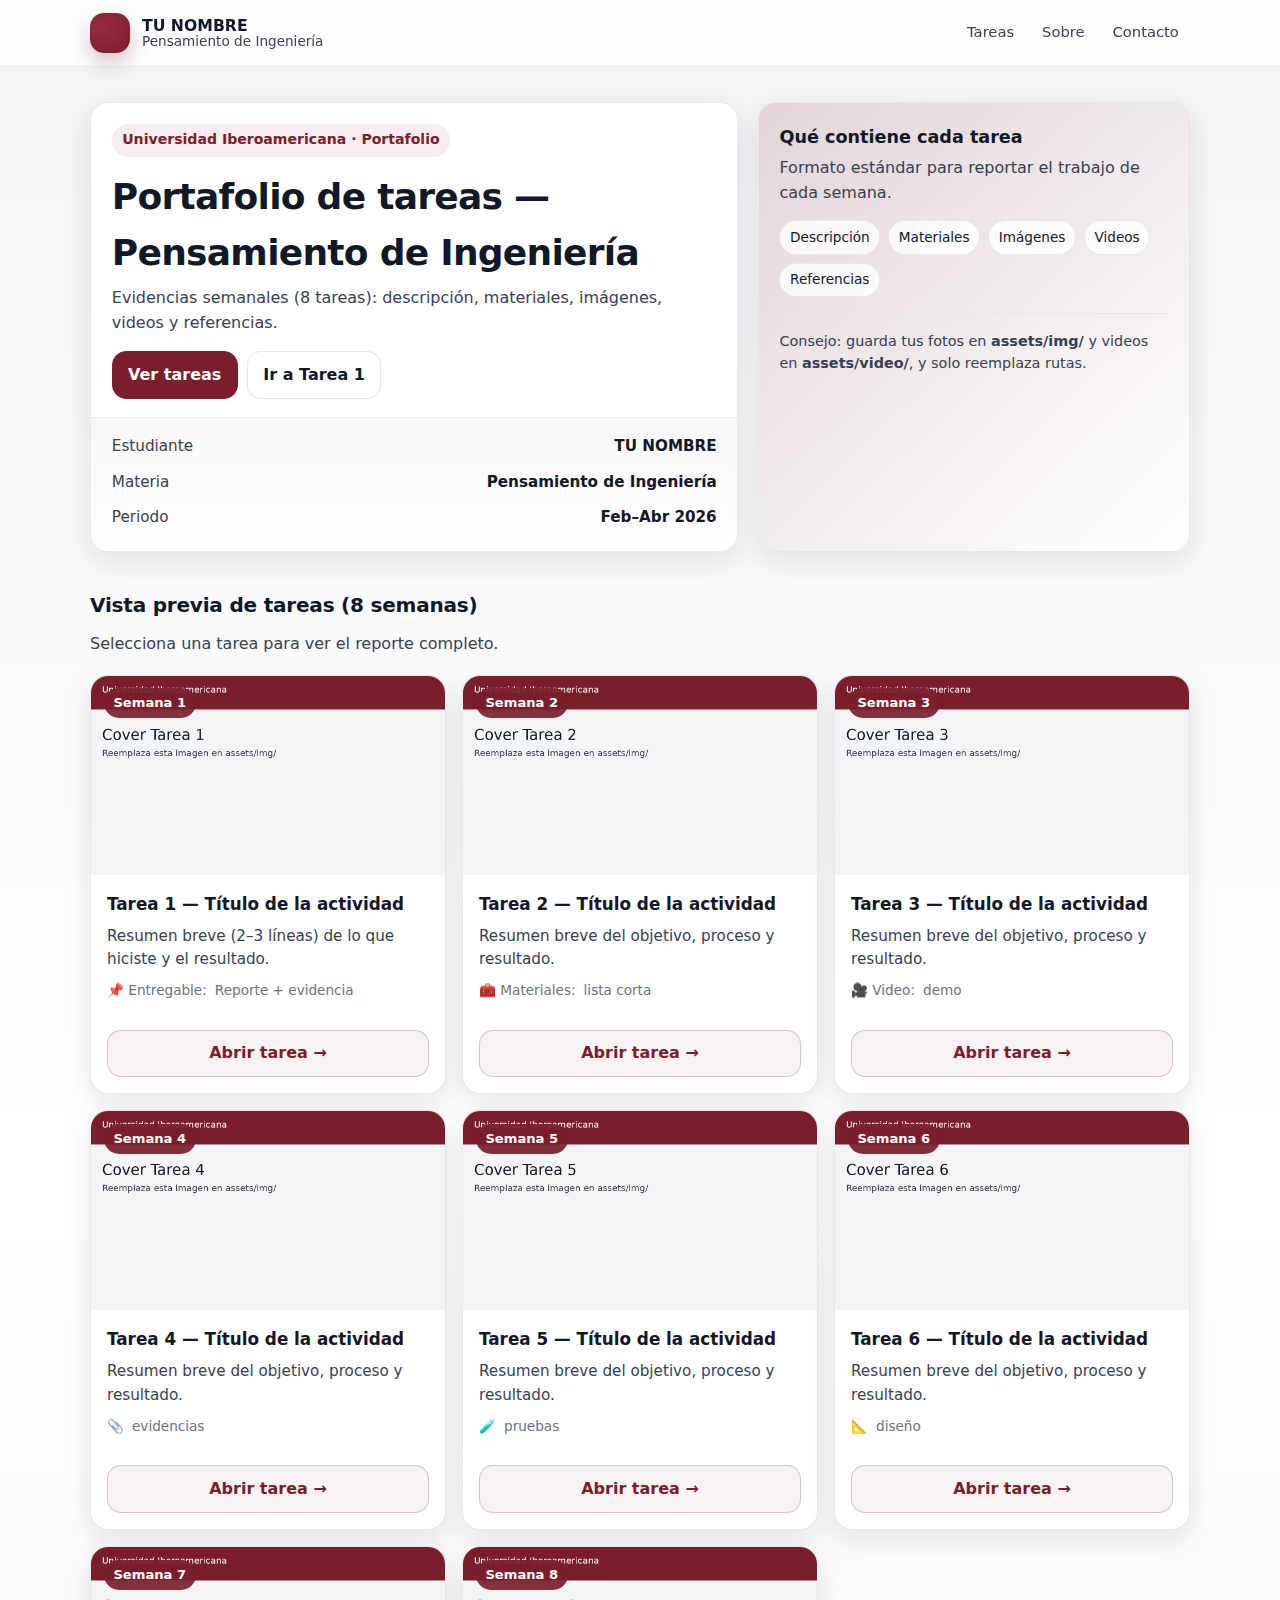
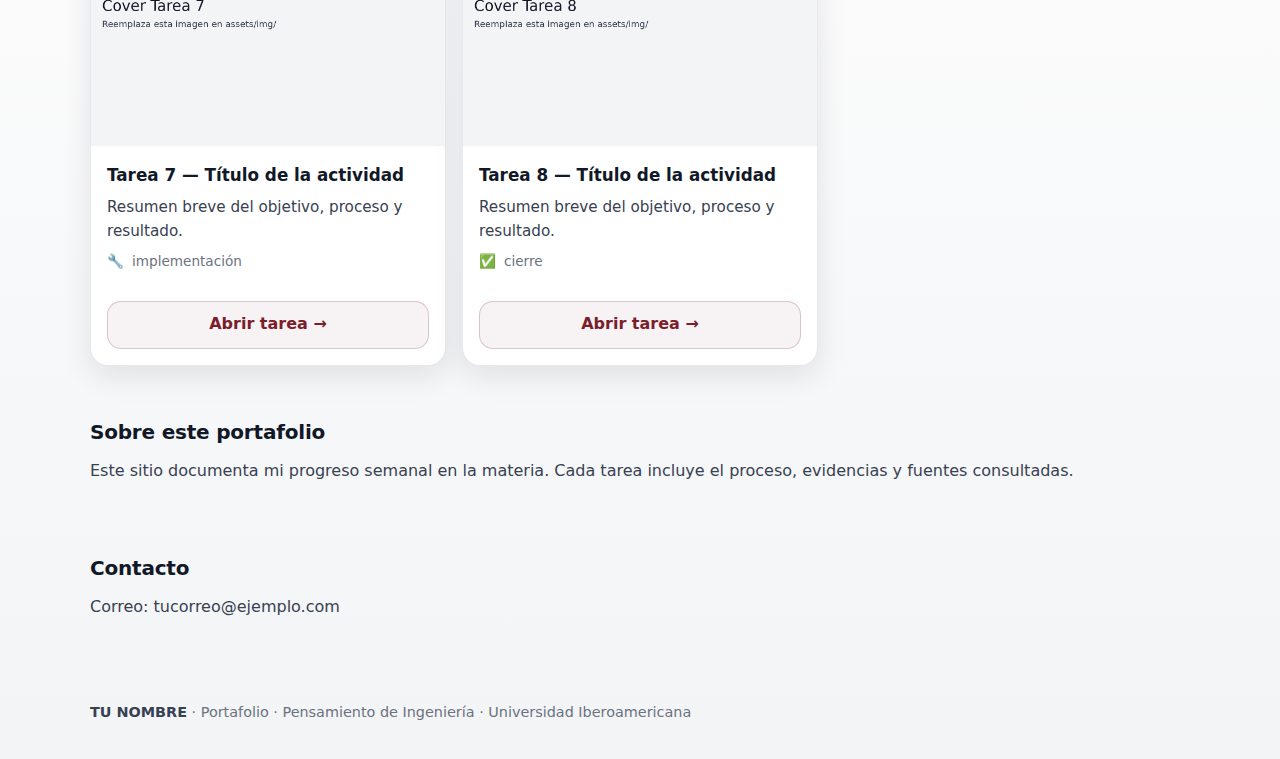
<file: index.html>
<!doctype html>
<html lang="es">
<head>
  <meta charset="utf-8" />
  <meta name="viewport" content="width=device-width, initial-scale=1" />
  <title>Portafolio | Pensamiento de Ingeniería</title>
  <meta name="description" content="Portafolio de tareas (8 semanas) para la materia Pensamiento de Ingeniería." />
  <link rel="stylesheet" href="css/styles.css" />
</head>

<body>
  <a class="skip-link" href="#contenido">Saltar al contenido</a>

  <header class="topbar">
    <div class="container topbar-inner">
      <div class="brand">
        <div class="brand-badge" aria-hidden="true"></div>
        <div class="brand-text">
          <strong>TU NOMBRE</strong>
          <span>Pensamiento de Ingeniería</span>
        </div>
      </div>

      <nav class="nav" aria-label="Navegación principal">
        <a href="#tareas">Tareas</a>
        <a href="#sobre">Sobre</a>
        <a href="#contacto">Contacto</a>
      </nav>
    </div>
  </header>

  <main id="contenido" class="container">

    <!-- HERO -->
    <section class="hero" aria-label="Encabezado del portafolio">
      <div class="hero-grid">

        <article class="hero-card">
          <div class="hero-head">
            <span class="kicker">Universidad Iberoamericana · Portafolio</span>
            <h1 class="h1">Portafolio de tareas — Pensamiento de Ingeniería</h1>
            <p class="subtitle">
              Evidencias semanales (8 tareas): descripción, materiales, imágenes, videos y referencias.
            </p>

            <div class="hero-actions">
              <a class="btn btn-primary" href="#tareas">Ver tareas</a>
              <a class="btn" href="tareas/tarea-01.html">Ir a Tarea 1</a>
            </div>
          </div>

          <div class="hero-meta">
            <div class="meta-row"><span>Estudiante</span><b>TU NOMBRE</b></div>
            <div class="meta-row"><span>Materia</span><b>Pensamiento de Ingeniería</b></div>
            <div class="meta-row"><span>Periodo</span><b>Feb–Abr 2026</b></div>
          </div>
        </article>

        <aside class="side-card">
          <h2>Qué contiene cada tarea</h2>
          <p>Formato estándar para reportar el trabajo de cada semana.</p>
          <div class="chips" aria-label="Elementos del reporte">
            <span class="chip">Descripción</span>
            <span class="chip">Materiales</span>
            <span class="chip">Imágenes</span>
            <span class="chip">Videos</span>
            <span class="chip">Referencias</span>
          </div>
          <hr class="hr" />
          <p class="small">
            Consejo: guarda tus fotos en <b>assets/img/</b> y videos en <b>assets/video/</b>, y solo reemplaza rutas.
          </p>
        </aside>

      </div>
    </section>

    <!-- GRID TAREAS -->
    <section id="tareas" class="section" aria-label="Listado de tareas">
      <h2>Vista previa de tareas (8 semanas)</h2>
      <p class="section-lead">Selecciona una tarea para ver el reporte completo.</p>

      <div class="grid">
        <!-- Generadas 8 tarjetas -->
        <!-- T1 -->
        <article class="card">
          <div class="card-media">
            <img src="assets/img/cover-t1.jpg" alt="Vista previa de la Tarea 1" />
            <span class="badge">Semana 1</span>
          </div>
          <div class="card-body">
            <h3 class="card-title">Tarea 1 — Título de la actividad</h3>
            <p class="card-desc">Resumen breve (2–3 líneas) de lo que hiciste y el resultado.</p>
            <div class="card-meta"><span>📌 Entregable:</span><span>Reporte + evidencia</span></div>
          </div>
          <div class="card-footer"><a href="tareas/tarea-01.html">Abrir tarea →</a></div>
        </article>

        <!-- T2 -->
        <article class="card">
          <div class="card-media">
            <img src="assets/img/cover-t2.jpg" alt="Vista previa de la Tarea 2" />
            <span class="badge">Semana 2</span>
          </div>
          <div class="card-body">
            <h3 class="card-title">Tarea 2 — Título de la actividad</h3>
            <p class="card-desc">Resumen breve del objetivo, proceso y resultado.</p>
            <div class="card-meta"><span>🧰 Materiales:</span><span>lista corta</span></div>
          </div>
          <div class="card-footer"><a href="tareas/tarea-02.html">Abrir tarea →</a></div>
        </article>

        <!-- T3 -->
        <article class="card">
          <div class="card-media">
            <img src="assets/img/cover-t3.jpg" alt="Vista previa de la Tarea 3" />
            <span class="badge">Semana 3</span>
          </div>
          <div class="card-body">
            <h3 class="card-title">Tarea 3 — Título de la actividad</h3>
            <p class="card-desc">Resumen breve del objetivo, proceso y resultado.</p>
            <div class="card-meta"><span>🎥 Video:</span><span>demo</span></div>
          </div>
          <div class="card-footer"><a href="tareas/tarea-03.html">Abrir tarea →</a></div>
        </article>

        <!-- T4 -->
        <article class="card">
          <div class="card-media">
            <img src="assets/img/cover-t4.jpg" alt="Vista previa de la Tarea 4" />
            <span class="badge">Semana 4</span>
          </div>
          <div class="card-body">
            <h3 class="card-title">Tarea 4 — Título de la actividad</h3>
            <p class="card-desc">Resumen breve del objetivo, proceso y resultado.</p>
            <div class="card-meta"><span>📎</span><span>evidencias</span></div>
          </div>
          <div class="card-footer"><a href="tareas/tarea-04.html">Abrir tarea →</a></div>
        </article>

        <!-- T5 -->
        <article class="card">
          <div class="card-media">
            <img src="assets/img/cover-t5.jpg" alt="Vista previa de la Tarea 5" />
            <span class="badge">Semana 5</span>
          </div>
          <div class="card-body">
            <h3 class="card-title">Tarea 5 — Título de la actividad</h3>
            <p class="card-desc">Resumen breve del objetivo, proceso y resultado.</p>
            <div class="card-meta"><span>🧪</span><span>pruebas</span></div>
          </div>
          <div class="card-footer"><a href="tareas/tarea-05.html">Abrir tarea →</a></div>
        </article>

        <!-- T6 -->
        <article class="card">
          <div class="card-media">
            <img src="assets/img/cover-t6.jpg" alt="Vista previa de la Tarea 6" />
            <span class="badge">Semana 6</span>
          </div>
          <div class="card-body">
            <h3 class="card-title">Tarea 6 — Título de la actividad</h3>
            <p class="card-desc">Resumen breve del objetivo, proceso y resultado.</p>
            <div class="card-meta"><span>📐</span><span>diseño</span></div>
          </div>
          <div class="card-footer"><a href="tareas/tarea-06.html">Abrir tarea →</a></div>
        </article>

        <!-- T7 -->
        <article class="card">
          <div class="card-media">
            <img src="assets/img/cover-t7.jpg" alt="Vista previa de la Tarea 7" />
            <span class="badge">Semana 7</span>
          </div>
          <div class="card-body">
            <h3 class="card-title">Tarea 7 — Título de la actividad</h3>
            <p class="card-desc">Resumen breve del objetivo, proceso y resultado.</p>
            <div class="card-meta"><span>🔧</span><span>implementación</span></div>
          </div>
          <div class="card-footer"><a href="tareas/tarea-07.html">Abrir tarea →</a></div>
        </article>

        <!-- T8 -->
        <article class="card">
          <div class="card-media">
            <img src="assets/img/cover-t8.jpg" alt="Vista previa de la Tarea 8" />
            <span class="badge">Semana 8</span>
          </div>
          <div class="card-body">
            <h3 class="card-title">Tarea 8 — Título de la actividad</h3>
            <p class="card-desc">Resumen breve del objetivo, proceso y resultado.</p>
            <div class="card-meta"><span>✅</span><span>cierre</span></div>
          </div>
          <div class="card-footer"><a href="tareas/tarea-08.html">Abrir tarea →</a></div>
        </article>
      </div>
    </section>

    <section id="sobre" class="section" aria-label="Sobre el portafolio">
      <h2>Sobre este portafolio</h2>
      <p class="section-lead">
        Este sitio documenta mi progreso semanal en la materia. Cada tarea incluye el proceso, evidencias y fuentes consultadas.
      </p>
    </section>

    <section id="contacto" class="section" aria-label="Contacto">
      <h2>Contacto</h2>
      <p class="section-lead">
        Correo: <a href="mailto:tucorreo@ejemplo.com">tucorreo@ejemplo.com</a>
      </p>
    </section>

  </main>

  <footer class="footer">
    <div class="container">
      <strong>TU NOMBRE</strong> · Portafolio · Pensamiento de Ingeniería · Universidad Iberoamericana
    </div>
  </footer>
</body>
</html>
</file>
<file: css/styles.css>
/* ===========================
   PORTAFOLIO - PENSAMIENTO DE INGENIERÍA
   Solo HTML + CSS
   =========================== */

:root{
  /* Paleta "tipo IBERO" (ajusta si tienes el manual exacto) */
  --ibero-wine: #7A1E2C;       /* vino/borgoña */
  --ibero-wine-2: #5F1621;     /* vino oscuro */
  --ibero-gray-900:#111827;
  --ibero-gray-700:#374151;
  --ibero-gray-500:#6B7280;
  --ibero-gray-200:#E5E7EB;
  --ibero-gray-100:#F3F4F6;
  --white:#FFFFFF;

  --radius: 18px;
  --shadow: 0 10px 30px rgba(17,24,39,.10);
  --maxw: 1100px;
}

*{ box-sizing:border-box; }
html{ scroll-behavior:smooth; }
body{
  margin:0;
  font-family: system-ui, -apple-system, Segoe UI, Roboto, Arial, sans-serif;
  color: var(--ibero-gray-900);
  background: linear-gradient(180deg, var(--ibero-gray-100), #fff 50%, var(--ibero-gray-100));
  line-height:1.55;
}

a{ color:inherit; text-decoration:none; }
a:focus{ outline: 3px solid rgba(122,30,44,.35); outline-offset: 3px; }
img{ max-width:100%; display:block; }

.container{
  width: min(var(--maxw), calc(100% - 2rem));
  margin: 0 auto;
}

.skip-link{
  position:absolute;
  left:-9999px;
  top:auto;
  width:1px; height:1px;
  overflow:hidden;
}
.skip-link:focus{
  left:1rem;
  top:1rem;
  width:auto; height:auto;
  background:var(--white);
  padding:.7rem 1rem;
  border-radius:12px;
  box-shadow: var(--shadow);
  z-index: 9999;
}

/* Topbar */
.topbar{
  position: sticky;
  top: 0;
  z-index: 10;
  background: rgba(255,255,255,.78);
  backdrop-filter: blur(10px);
  border-bottom: 1px solid rgba(229,231,235,.85);
}
.topbar-inner{
  display:flex;
  align-items:center;
  justify-content:space-between;
  padding:.8rem 0;
  gap: 1rem;
}
.brand{
  display:flex;
  align-items:center;
  gap:.75rem;
  min-width: 220px;
}
.brand-badge{
  width: 40px;
  height: 40px;
  border-radius: 14px;
  background: radial-gradient(circle at 30% 30%, #9b2b3c, var(--ibero-wine));
  box-shadow: 0 10px 20px rgba(122,30,44,.25);
}
.brand-text{
  display:flex;
  flex-direction:column;
  line-height:1.1;
}
.brand-text strong{ font-size: .98rem; }
.brand-text span{ font-size: .85rem; color: var(--ibero-gray-700); }

.nav{
  display:flex;
  gap:.35rem;
  flex-wrap:wrap;
  justify-content:flex-end;
}
.nav a{
  font-size:.92rem;
  padding:.45rem .7rem;
  border-radius: 999px;
  color: var(--ibero-gray-700);
}
.nav a:hover{
  background: rgba(122,30,44,.08);
  color: var(--ibero-wine);
}

/* Hero */
.hero{
  padding: 2.2rem 0 1.2rem;
}
.hero-grid{
  display:grid;
  grid-template-columns: 1.2fr .8fr;
  gap: 1.2rem;
  align-items:stretch;
}
@media (max-width: 900px){
  .hero-grid{ grid-template-columns: 1fr; }
}
.hero-card{
  background: var(--white);
  border-radius: var(--radius);
  box-shadow: var(--shadow);
  overflow:hidden;
  border: 1px solid rgba(229,231,235,.85);
}
.hero-head{
  padding: 1.3rem 1.3rem 1.1rem;
}
.kicker{
  display:inline-flex;
  align-items:center;
  gap:.5rem;
  font-weight: 600;
  color: var(--ibero-wine);
  background: rgba(122,30,44,.08);
  padding:.35rem .65rem;
  border-radius: 999px;
  font-size: .88rem;
}
.h1{
  margin: .8rem 0 .3rem;
  font-size: clamp(1.55rem, 3vw, 2.25rem);
  letter-spacing: -.02em;
}
.subtitle{
  margin: 0;
  color: var(--ibero-gray-700);
  max-width: 60ch;
}
.hero-actions{
  display:flex;
  gap:.6rem;
  flex-wrap:wrap;
  margin-top: 1rem;
}
.btn{
  display:inline-flex;
  align-items:center;
  justify-content:center;
  gap:.45rem;
  padding:.65rem .95rem;
  border-radius: 14px;
  border: 1px solid rgba(229,231,235,.9);
  background: var(--white);
  font-weight: 650;
}
.btn-primary{
  background: var(--ibero-wine);
  border-color: var(--ibero-wine);
  color: var(--white);
}
.btn-primary:hover{ background: var(--ibero-wine-2); }
.btn:hover{ box-shadow: 0 10px 20px rgba(17,24,39,.08); }

.hero-meta{
  display:grid;
  gap:.75rem;
  padding: 1.1rem 1.3rem 1.3rem;
  border-top: 1px solid rgba(229,231,235,.85);
  background: linear-gradient(180deg, rgba(122,30,44,.04), transparent);
}
.meta-row{
  display:flex;
  justify-content:space-between;
  gap: 1rem;
  color: var(--ibero-gray-700);
  font-size: .95rem;
}
.meta-row b{ color: var(--ibero-gray-900); }

.side-card{
  padding: 1.3rem;
  background: linear-gradient(135deg, rgba(122,30,44,.15), rgba(255,255,255,.9));
  border-radius: var(--radius);
  border: 1px solid rgba(229,231,235,.85);
  box-shadow: var(--shadow);
}
.side-card h2{
  margin: 0 0 .35rem;
  font-size: 1.1rem;
}
.side-card p{
  margin: 0 0 .9rem;
  color: var(--ibero-gray-700);
}
.chips{
  display:flex;
  flex-wrap:wrap;
  gap:.5rem;
}
.chip{
  padding:.35rem .6rem;
  border-radius: 999px;
  font-size:.85rem;
  background: rgba(255,255,255,.8);
  border: 1px solid rgba(229,231,235,.9);
}

/* Sections */
.section{
  padding: 1.2rem 0 2rem;
}
.section h2{
  margin: 0 0 .7rem;
  font-size: 1.25rem;
  letter-spacing: -.01em;
}
.section-lead{
  margin:0 0 1.1rem;
  color: var(--ibero-gray-700);
}

/* Task grid */
.grid{
  display:grid;
  grid-template-columns: repeat(3, 1fr);
  gap: 1rem;
}
@media (max-width: 980px){
  .grid{ grid-template-columns: repeat(2, 1fr); }
}
@media (max-width: 640px){
  .grid{ grid-template-columns: 1fr; }
}
.card{
  background: var(--white);
  border-radius: var(--radius);
  border: 1px solid rgba(229,231,235,.9);
  box-shadow: var(--shadow);
  overflow:hidden;
  display:flex;
  flex-direction:column;
  min-height: 100%;
}
.card-media{
  aspect-ratio: 16 / 9;
  background: var(--ibero-gray-200);
  position:relative;
  overflow:hidden;
}
.card-media img{
  width:100%;
  height:100%;
  object-fit:cover;
}
.card-media .badge{
  position:absolute;
  left:.8rem;
  top:.8rem;
  background: rgba(122,30,44,.92);
  color: var(--white);
  font-weight: 700;
  border-radius: 999px;
  padding:.3rem .6rem;
  font-size:.82rem;
}
.card-body{
  padding: 1rem 1rem .9rem;
  display:grid;
  gap:.5rem;
}
.card-title{
  margin:0;
  font-size: 1.05rem;
}
.card-desc{
  margin:0;
  color: var(--ibero-gray-700);
  font-size:.95rem;
}
.card-meta{
  display:flex;
  gap:.5rem;
  flex-wrap:wrap;
  color: var(--ibero-gray-500);
  font-size:.85rem;
}
.card-footer{
  margin-top:auto;
  padding: .9rem 1rem 1rem;
}
.card-footer a{
  display:inline-flex;
  align-items:center;
  justify-content:center;
  width:100%;
  gap:.45rem;
  padding:.65rem .9rem;
  border-radius: 14px;
  border: 1px solid rgba(122,30,44,.22);
  color: var(--ibero-wine);
  font-weight: 750;
  background: rgba(122,30,44,.06);
}
.card-footer a:hover{
  background: rgba(122,30,44,.10);
}

/* Task page */
.page-title{
  margin: 0;
  font-size: clamp(1.5rem, 2.6vw, 2.05rem);
  letter-spacing: -.02em;
}
.page-subtitle{
  margin:.25rem 0 0;
  color: var(--ibero-gray-700);
}

.content{
  background: var(--white);
  border-radius: var(--radius);
  border: 1px solid rgba(229,231,235,.9);
  box-shadow: var(--shadow);
  padding: 1.2rem;
}
.content + .content{ margin-top: 1rem; }

.h3{
  margin: 0 0 .6rem;
  font-size: 1.1rem;
}
.hr{
  height:1px;
  background: rgba(229,231,235,.9);
  border:0;
  margin: 1rem 0;
}

/* Gallery */
.gallery{
  display:grid;
  grid-template-columns: repeat(3, 1fr);
  gap: .75rem;
}
@media (max-width: 850px){
  .gallery{ grid-template-columns: repeat(2, 1fr); }
}
@media (max-width: 520px){
  .gallery{ grid-template-columns: 1fr; }
}
.figure{
  border-radius: 16px;
  overflow:hidden;
  border: 1px solid rgba(229,231,235,.9);
  background: var(--ibero-gray-100);
}
.figure img{
  width:100%;
  height: 220px;
  object-fit: cover;
}
.figure figcaption{
  padding: .55rem .65rem;
  font-size:.9rem;
  color: var(--ibero-gray-700);
}

/* Video */
.video{
  border-radius: 16px;
  border: 1px solid rgba(229,231,235,.9);
  overflow:hidden;
  background: #000;
}
.video video, .video iframe{
  width:100%;
  aspect-ratio: 16/9;
  display:block;
}

/* Lists */
ul.clean{
  margin: 0;
  padding-left: 1.15rem;
  color: var(--ibero-gray-700);
}
ol.refs{
  margin: 0;
  padding-left: 1.15rem;
  color: var(--ibero-gray-700);
}
.small{
  color: var(--ibero-gray-500);
  font-size: .9rem;
}

/* Footer */
.footer{
  padding: 2rem 0 2.2rem;
  color: var(--ibero-gray-500);
  font-size: .9rem;
}
.footer strong{ color: var(--ibero-gray-700); }
</file>
